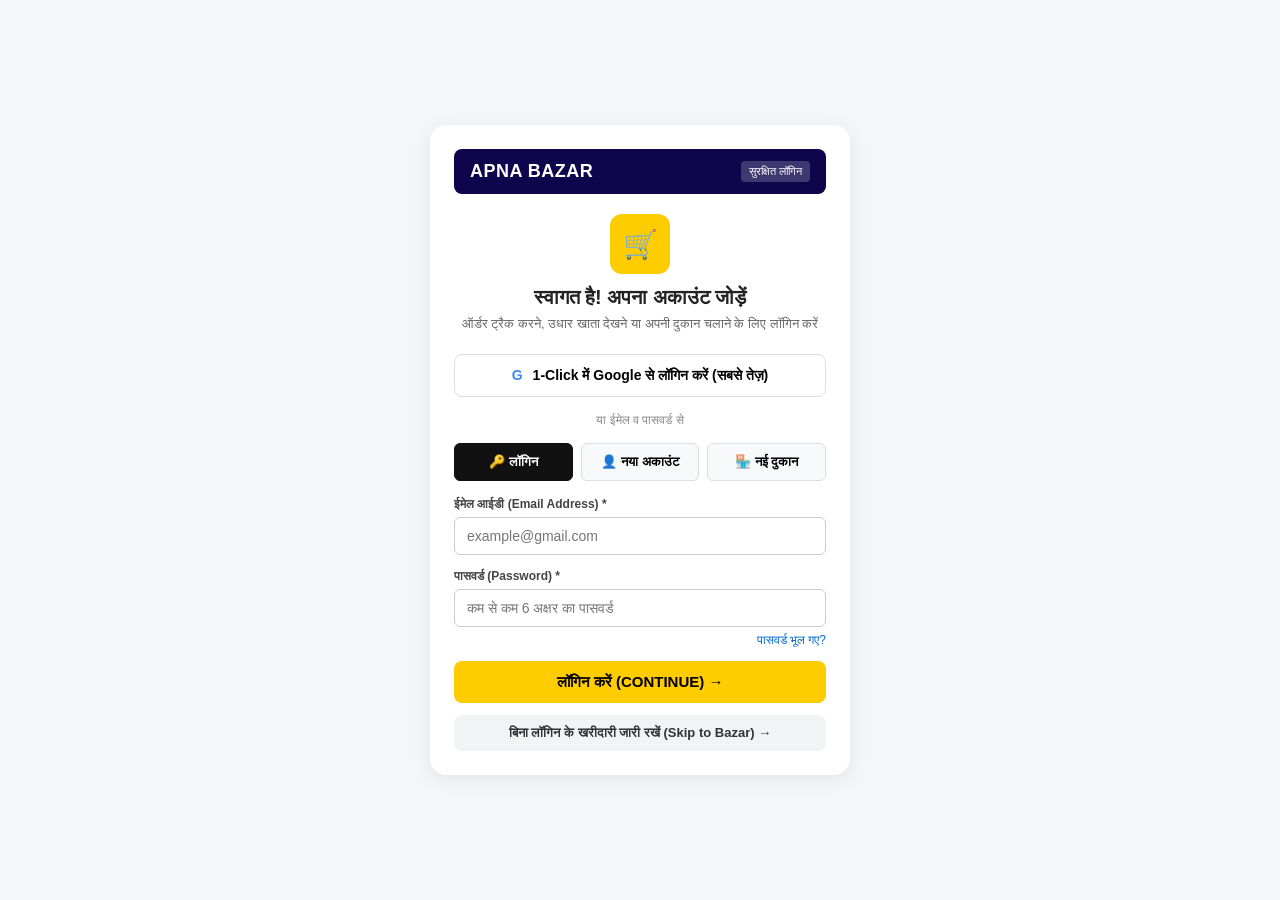
<file: login.html>
<!DOCTYPE html>
<html lang="hi">
<head>
    <meta charset="UTF-8">
    <meta name="viewport" content="width=device-width, initial-scale=1.0">
    <title>Apna Bazar - Login</title>
    <style>
        * {
            margin: 0;
            padding: 0;
            box-sizing: border-box;
            font-family: 'Segoe UI', Tahoma, Geneva, Verdana, sans-serif;
        }
        body {
            background-color: #f4f6f9;
            display: flex;
            justify-content: center;
            align-items: center;
            min-height: 100vh;
        }
        .container {
            width: 100%;
            max-width: 420px;
            background: #ffffff;
            padding: 24px;
            border-radius: 16px;
            box-shadow: 0 4px 20px rgba(0,0,0,0.08);
        }
        .header {
            background: #0f054c;
            color: white;
            padding: 12px 16px;
            border-radius: 8px;
            display: flex;
            align-items: center;
            justify-content: space-between;
            margin-bottom: 20px;
        }
        .logo-title {
            font-size: 18px;
            font-weight: bold;
            letter-spacing: 0.5px;
        }
        .card-box {
            text-align: center;
        }
        .app-icon {
            width: 60px;
            height: 60px;
            background: #ffcc00;
            border-radius: 12px;
            margin: 0 auto 12px auto;
            display: flex;
            align-items: center;
            justify-content: center;
            font-size: 28px;
        }
        h2 {
            font-size: 20px;
            color: #222;
            margin-bottom: 6px;
        }
        p {
            font-size: 13px;
            color: #666;
            margin-bottom: 20px;
            line-height: 1.4;
        }
        .google-btn {
            width: 100%;
            padding: 12px;
            background: #ffffff;
            border: 1px solid #ddd;
            border-radius: 8px;
            font-size: 14px;
            font-weight: 600;
            cursor: pointer;
            display: flex;
            align-items: center;
            justify-content: center;
            gap: 10px;
            margin-bottom: 16px;
            transition: background 0.2s;
        }
        .google-btn:hover {
            background: #f8f9fa;
        }
        .divider {
            font-size: 12px;
            color: #888;
            margin-bottom: 16px;
            position: relative;
        }
        .btn-group {
            display: flex;
            gap: 8px;
            margin-bottom: 16px;
        }
        .tab-btn {
            flex: 1;
            padding: 10px;
            border: 1px solid #ddd;
            background: #f8f9fa;
            border-radius: 6px;
            font-size: 13px;
            font-weight: 600;
            cursor: pointer;
        }
        .tab-btn.active {
            background: #111;
            color: #fff;
            border-color: #111;
        }
        .input-group {
            text-align: left;
            margin-bottom: 14px;
        }
        .input-group label {
            display: block;
            font-size: 12px;
            font-weight: 600;
            color: #444;
            margin-bottom: 6px;
        }
        .input-group input {
            width: 100%;
            padding: 10px 12px;
            border: 1px solid #ccc;
            border-radius: 6px;
            font-size: 14px;
            outline: none;
        }
        .input-group input:focus {
            border-color: #ffcc00;
        }
        .forgot-pass {
            text-align: right;
            font-size: 12px;
            color: #0066cc;
            text-decoration: none;
            display: block;
            margin-top: -8px;
            margin-bottom: 14px;
        }
        .submit-btn {
            width: 100%;
            padding: 12px;
            background: #ffcc00;
            border: none;
            border-radius: 8px;
            font-size: 15px;
            font-weight: bold;
            cursor: pointer;
            margin-bottom: 12px;
        }
        .submit-btn:hover {
            background: #e6b800;
        }
        .skip-btn {
            width: 100%;
            padding: 10px;
            background: #f1f3f5;
            border: none;
            border-radius: 8px;
            font-size: 13px;
            font-weight: 600;
            color: #333;
            cursor: pointer;
        }
        .skip-btn:hover {
            background: #e2e6ea;
        }
    </style>
</head>
<body>

    <div class="container">
        <!-- Header -->
        <div class="header">
            <span class="logo-title">APNA BAZAR</span>
            <span style="font-size: 11px; background: rgba(255,255,255,0.2); padding: 4px 8px; border-radius: 4px;">सुरक्षित लॉगिन</span>
        </div>

        <div class="card-box">
            <div class="app-icon">🛒</div>
            <h2>स्वागत है! अपना अकाउंट जोड़ें</h2>
            <p>ऑर्डर ट्रैक करने, उधार खाता देखने या अपनी दुकान चलाने के लिए लॉगिन करें</p>

            <!-- Google Login Button -->
            <button class="google-btn" onclick="handleGoogleLogin()">
                <span style="color: #4285F4; font-weight: bold;">G</span> 1-Click में Google से लॉगिन करें (सबसे तेज़)
            </button>

            <div class="divider">या ईमेल व पासवर्ड से</div>

            <!-- Tabs -->
            <div class="btn-group">
                <button class="tab-btn active" id="loginTab" onclick="switchTab('login')">🔑 लॉगिन</button>
                <button class="tab-btn" id="registerTab" onclick="switchTab('register')">👤 नया अकाउंट</button>
                <button class="tab-btn" onclick="handleNewShop()">🏪 नई दुकान</button>
            </div>

            <!-- Form -->
            <form id="authForm" onsubmit="handleSubmit(event)">
                <div class="input-group">
                    <label>ईमेल आईडी (Email Address) *</label>
                    <input type="email" id="email" placeholder="example@gmail.com" required>
                </div>

                <div class="input-group">
                    <label>पासवर्ड (Password) *</label>
                    <input type="password" id="password" placeholder="कम से कम 6 अक्षर का पासवर्ड" required>
                </div>
                <a href="#" class="forgot-pass" onclick="handleForgot(event)">पासवर्ड भूल गए?</a>

                <button type="submit" class="submit-btn" id="submitBtnText">लॉगिन करें (CONTINUE) →</button>
            </form>

            <!-- Skip Button -->
            <button class="skip-btn" onclick="handleSkip()">बिना लॉगिन के खरीदारी जारी रखें (Skip to Bazar) →</button>
        </div>
    </div>

    <script>
        let currentMode = 'login';

        function handleGoogleLogin() {
            alert("Google Login par click kiya gaya hai!");
        }

        function switchTab(mode) {
            currentMode = mode;
            const loginTab = document.getElementById('loginTab');
            const registerTab = document.getElementById('registerTab');
            const submitBtn = document.getElementById('submitBtnText');

            if (mode === 'login') {
                loginTab.classList.add('active');
                registerTab.classList.remove('active');
                submitBtn.innerText = "लॉगिन करें (CONTINUE) →";
            } else {
                registerTab.classList.add('active');
                loginTab.classList.remove('active');
                submitBtn.innerText = "अकाउंट बनाएँ (REGISTER) →";
            }
        }

        function handleNewShop() {
            alert("Nayi dukan banane ka option khul raha hai!");
        }

        function handleForgot(e) {
            e.preventDefault();
            alert("Password reset link aapke email par bheja jayega.");
        }

        function handleSubmit(e) {
            e.preventDefault();
            const email = document.getElementById('email').value;
            if (currentMode === 'login') {
                alert("Login successful for: " + email);
            } else {
                alert("Account created successfully for: " + email);
            }
        }

        function handleSkip() {
            alert("Aap bina login ke aage badh rahe hain.");
        }
    </script>
</body>
</html>
</file>
